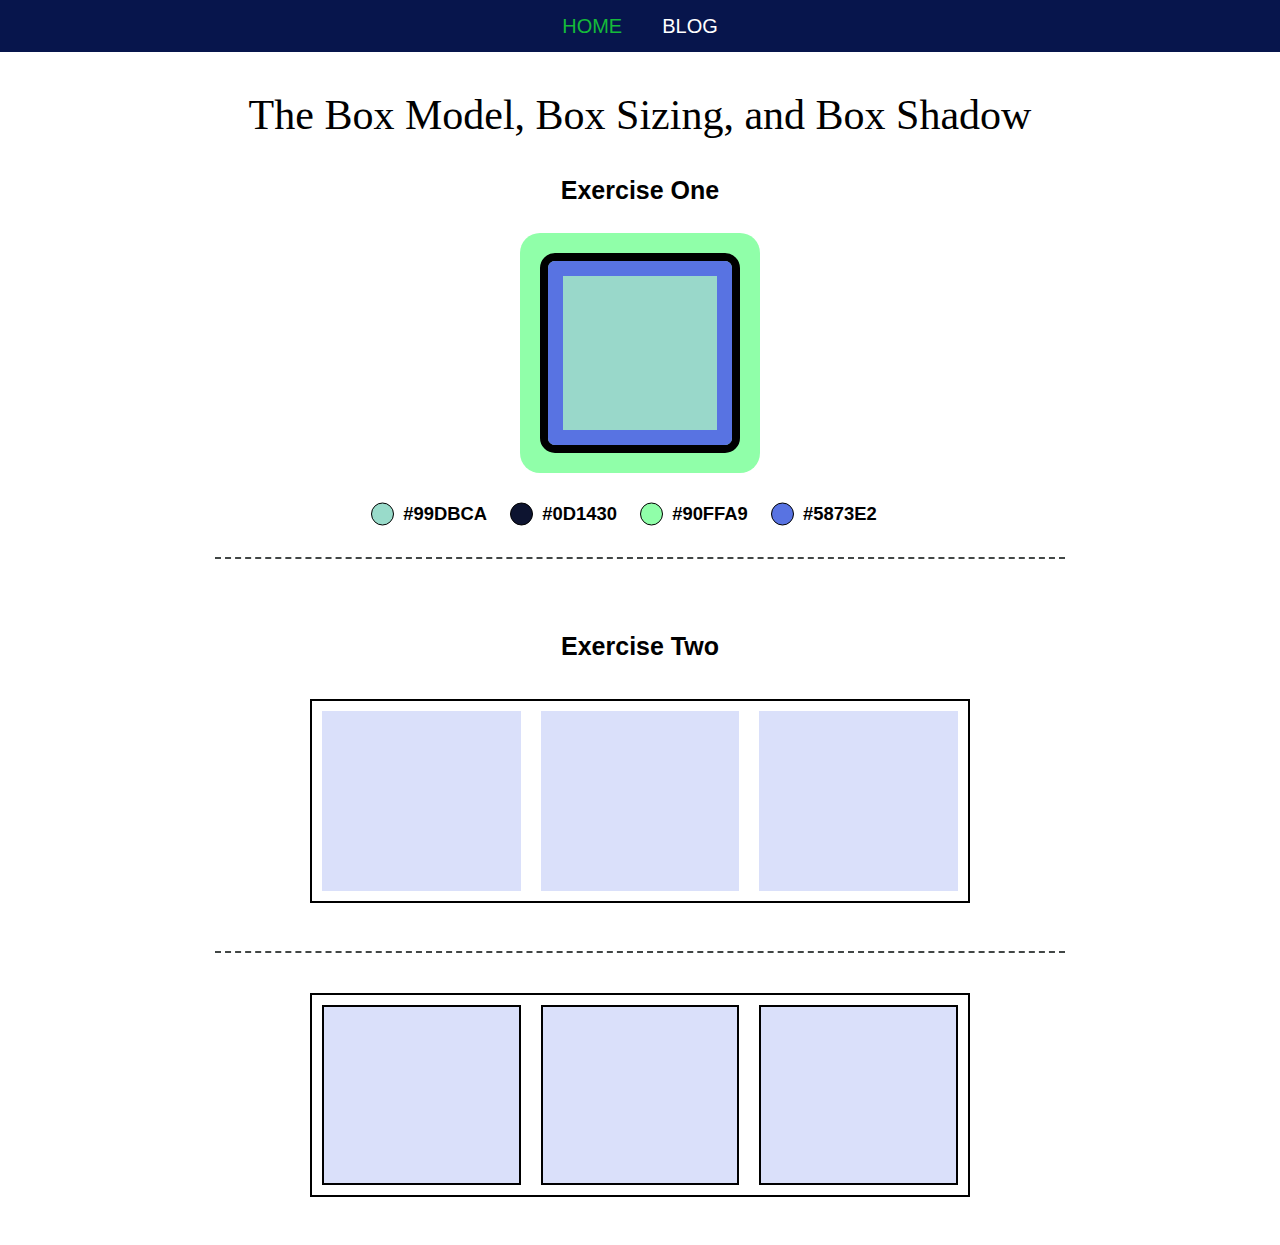
<file: pages/index.html>
<!DOCTYPE html>
<html lang="en">
  <head>
    <meta charset="UTF-8" />
    <meta http-equiv="X-UA-Compatible" content="IE=edge" />
    <meta name="viewport" content="width=device-width, initial-scale=1.0" />
    <link rel="stylesheet" href="../css/reset.css" />
    <link rel="stylesheet" href="../css/style.css" />
    <title>Home Page</title>
  </head>
  <body>
    <header>
      <nav>
        <a href="index.html" class="active-link">Home</a>
        <a href="blog.html">Blog</a>
      </nav>
      <div class="container">
        <h1>The Box Model, Box Sizing, and Box Shadow</h1>
        <h2>Exercise One</h2>
        <div class="box"></div>
        <div class="labels">
          <p class="light-blue">#99DBCA</p>
          <p class="dark-blue">#0D1430</p>
          <p class="sea-green">#90FFA9</p>
          <p class="medium-blue">#5873E2</p>
        </div>
      </div>
    </header>
    <main>
      <section class="container exercise-container">
        <h2>Exercise Two</h2>
        <div class="parent">
          <div class="child-box"></div>
          <div class="child-box"></div>
          <div class="child-box"></div>
        </div>
      </section>
      <section class="container exercise-container">
        <div class="parent">
          <div class="child-box border-2px"></div>
          <div class="child-box border-2px"></div>
          <div class="child-box border-2px"></div>
        </div>
      </section>
    </main>
  </body>
</html>
</file>
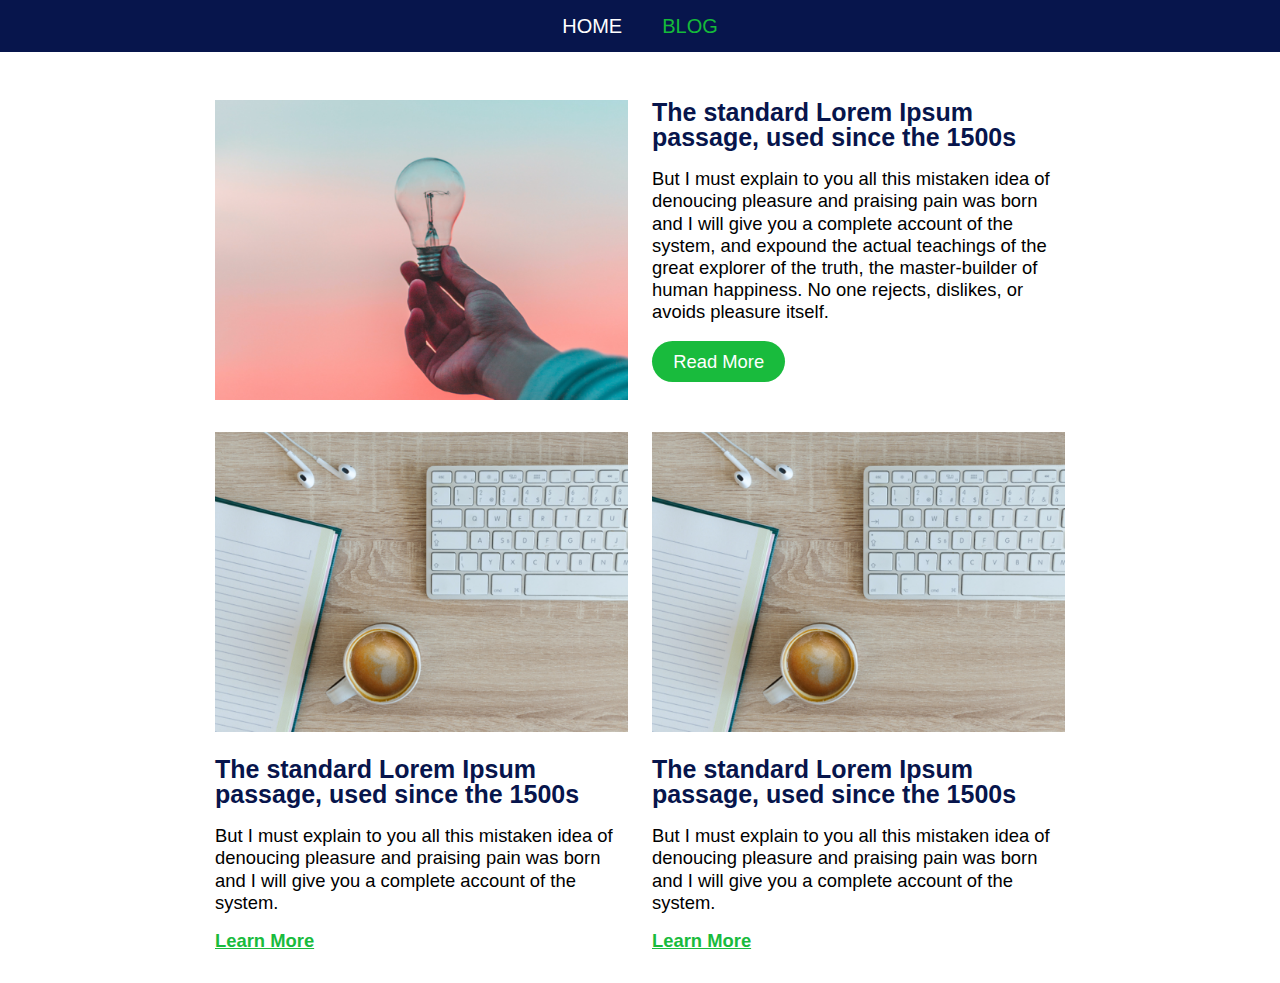
<file: pages/blog.html>
<!DOCTYPE html>
<html lang="en">
  <head>
    <meta charset="UTF-8" />
    <meta http-equiv="X-UA-Compatible" content="IE=edge" />
    <meta name="viewport" content="width=device-width, initial-scale=1.0" />
    <link rel="stylesheet" href="../css/reset.css" />
    <link rel="stylesheet" href="../css/style.css" />
    <title>Home Page</title>
  </head>
  <body>
    <header>
      <nav>
        <a href="index.html">Home</a>
        <a href="blog.html" class="active-link">Blog</a>
      </nav>
      <div class="container blog-header">
        <figure>
          <img
            src="../images/pic01.png"
            atl="a person holding a bulb"
            width="500"
            height="350"
          />
        </figure>
        <aside>
          <h2>The standard Lorem Ipsum passage, used since the 1500s</h2>
          <p>
            But I must explain to you all this mistaken idea of denoucing
            pleasure and praising pain was born and I will give you a complete
            account of the system, and expound the actual teachings of the great
            explorer of the truth, the master-builder of human happiness. No one
            rejects, dislikes, or avoids pleasure itself.
          </p>
          <button class="read-more-btn">Read More</button>
        </aside>
      </div>
    </header>
    <main>
      <section class="container blog-container">
        <article>
          <figure>
            <img
              src="../images/pic02.png"
              atl="a person holding a bulb"
              width="500"
              height="350"
            />
          </figure>
          <h2>The standard Lorem Ipsum passage, used since the 1500s</h2>
          <p>
            But I must explain to you all this mistaken idea of denoucing
            pleasure and praising pain was born and I will give you a complete
            account of the system.
          </p>
          <a href="">Learn More</a>
        </article>
        <article>
          <figure>
            <img
              src="../images/pic02.png"
              atl="a person holding a bulb"
              width="500"
              height="350"
            />
          </figure>
          <h2>The standard Lorem Ipsum passage, used since the 1500s</h2>
          <p>
            But I must explain to you all this mistaken idea of denoucing
            pleasure and praising pain was born and I will give you a complete
            account of the system.
          </p>
          <a href="">Learn More</a>
        </article>
      </section>
    </main>
  </body>
</html>
</file>
<file: css/style.css>
*,
::before,
::after {
  margin: 0;
  padding: 0;
  box-sizing: border-box;
}

body {
  font-family: sans-serif;
}

nav {
  background-color: #07154c;
  padding: 1em;
  display: flex;
  justify-content: center;
}

nav a {
  color: #fff;
  text-decoration: none;
  text-transform: uppercase;
  margin: 0 1em;
  font-size: 1.25rem;
}

nav a.active-link {
  color: #15ba3a;
}

.container {
  width: 90%;
  max-width: 850px;
  margin: 0 auto;
}

h1 {
  font-size: min(8vw, 42px);
  text-align: center;
  font-family: Georgia, serif;
  margin: 1em 0;
}

h2 {
  font-size: min(5vw, 25px);
  text-align: center;
  font-weight: 700;
}

header .box {
  font-size: 10px;
  position: relative;
  width: 20em;
  height: 20em;
  background-color: #99d8ca;
  margin: 5em auto;
  border: 0.8em solid #000;
  border-radius: 1.5em;
  outline: 1.5em solid #5873e2;
  outline-offset: -2.3em;
}

header .box::before {
  content: "";
  position: absolute;
  font-size: 10px;
  left: 50%;
  top: 50%;
  transform: translate(-50%, -50%);
  width: 24em;
  height: 24em;
  background-color: #90ffa9;
  border-radius: 2em;
  z-index: -1;
}

@media (max-width: 576px) {
  header .box {
    font-size: 8px;
  }

  header .box::before {
    content: "";
    position: absolute;
    font-size: 8px;
  }
}

.labels {
  margin: 0 auto;
  display: flex;
  justify-content: center;
  margin: 1em 0 2em 0;
}

.labels p {
  position: relative;
  margin: 0 1.5em;
  font-weight: 700;
  font-size: 1.15rem;
}

.labels p::before {
  content: "";
  position: absolute;
  width: 1.25em;
  height: 1.25em;
  border: 1px solid #000;
  border-radius: 50%;
  left: -1.75em;
  top: 50%;
  transform: translateY(-50%);
}

.light-blue::before {
  background-color: #99dbca;
}

.dark-blue::before {
  background-color: #0d1430;
}

.sea-green::before {
  background-color: #90ffa9;
}

.medium-blue::before {
  background-color: #5873e2;
}

@media (max-width: 576px) {
  .labels {
    flex-wrap: wrap;
  }

  .labels p {
    margin: 1.5em;
    font-size: 1rem;
  }
}

.exercise-container {
  border-top: 2px dashed #414645;
  padding-bottom: 3em;
}

.exercise-container h2 {
  margin-top: 3em;
}

.parent {
  width: min(80%, 660px);
  border: 2px solid #000;
  display: flex;
  margin: 2.5em auto 0 auto;
}

.child-box {
  width: min(100%, 200px);
  height: min(30vw, 180px);
  margin: 10px;
  background-color: #dae0fa;
}

.border-2px {
  border: 2px solid #000;
}

@media (max-width: 576px) {
  .parent {
    display: flex;
    flex-direction: column;
    align-items: center;
  }

  .child-box {
    width: min(90%, 250px);
  }
}

/* Blog page */

.blog-header,
.blog-container {
  margin: 2em auto;
  display: flex;
  gap: 1.5em;
}

.blog-header {
  margin-top: 3em;
}

.blog-header figure {
  position: relative;
  width: 50%;
  height: 300px;
}

.blog-header figure img,
.blog-container article figure img {
  position: absolute;
  width: 100%;
  height: 100%;
  object-fit: cover;
}

.blog-header aside,
.blog-container article {
  width: 50%;
}

.blog-container article figure {
  position: relative;
  width: 100%;
  height: 300px;
}

.blog-header aside h2,
.blog-container article h2 {
  text-align: left;
  color: #07154c;
}

.blog-container article h2 {
  margin-top: 1em;
}

p {
  font-size: 1.15rem;
  line-height: 1.2;
  margin: 1em 0;
}

.read-more-btn {
  background-color: #19bb3d;
  color: #fff;
  font-size: 1.15rem;
  padding: 0.5em 1.15em;
  font-weight: 500;
  border: 0;
  border-radius: 2em;
}

.blog-container a {
  color: #19bb3d;
  font-size: 1.15rem;
  font-weight: 700;
}

@media (max-width: 576px) {
  .blog-header,
  .blog-container {
    display: flex;
    flex-direction: column;
  }

  .blog-header figure,
  .blog-container article figure {
    width: 100%;
    height: 200px;
  }

  .blog-header aside,
  .blog-container article {
    width: 100%;
  }

  .blog-header aside h2,
  .blog-container article h2 {
    font-size: min(6vw, 25px);
  }

  .blog-header aside p {
    font-size: 1rem;
  }

  .read-more-btn {
    font-size: 1.05rem;
    width: 100%;
  }
}
</file>
